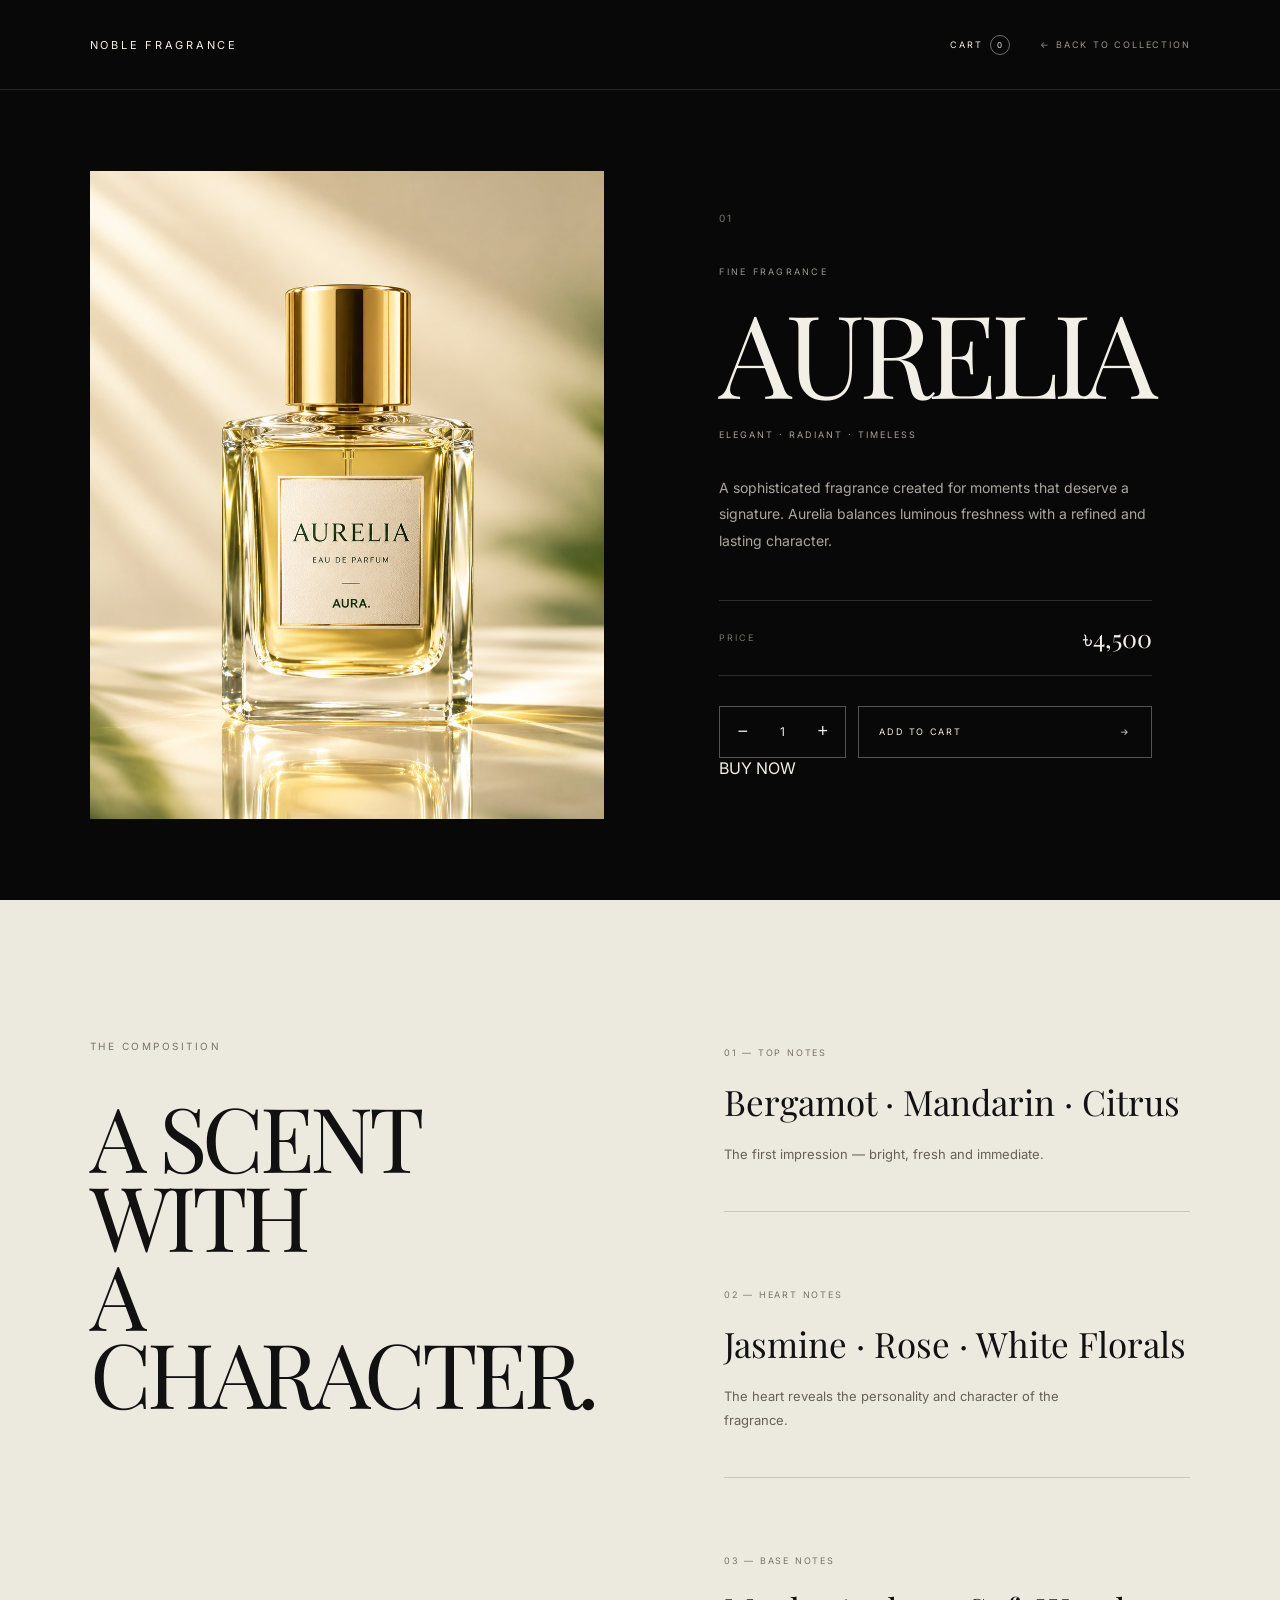
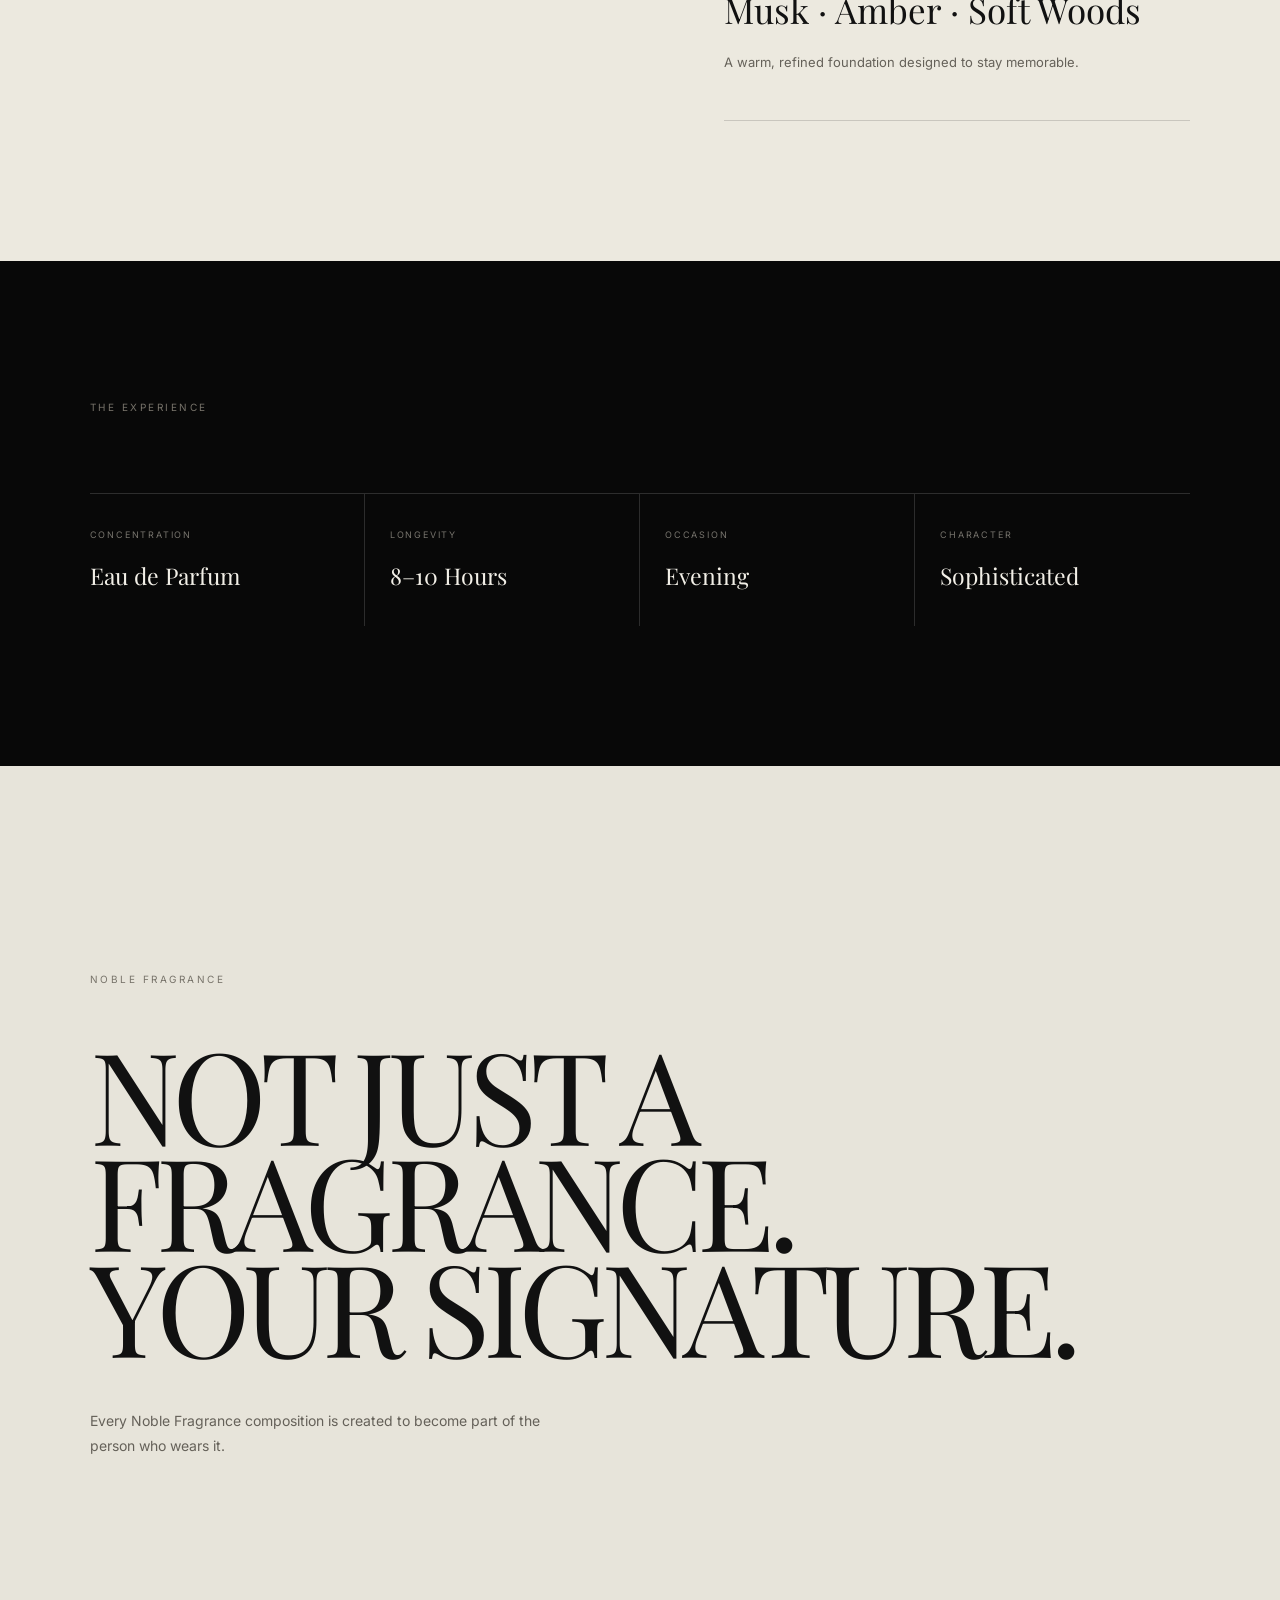
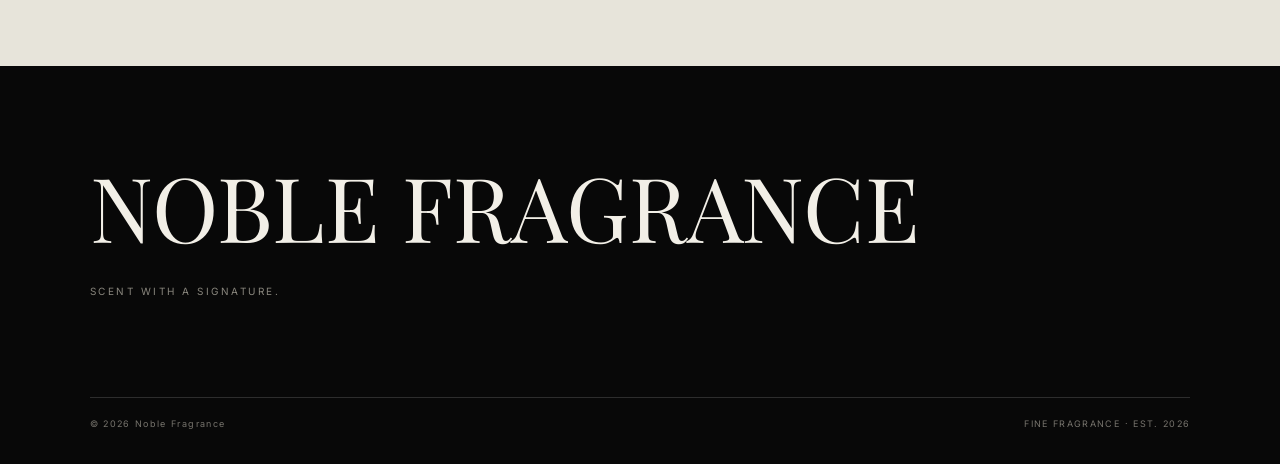
<file: product.html>
<!DOCTYPE html>
<html lang="en">

<head>

  <meta charset="UTF-8">

  <meta
    name="viewport"
    content="width=device-width, initial-scale=1.0"
  >

  <meta
    name="description"
    content="Noble Fragrance — discover the details behind your signature scent."
  >

  <title>Noble Fragrance — Product</title>

  <link rel="preconnect" href="https://fonts.googleapis.com">

  <link
    rel="preconnect"
    href="https://fonts.gstatic.com"
    crossorigin
  >

  <link
    href="https://fonts.googleapis.com/css2?family=Inter:wght@300;400;500;500;600&family=Playfair+Display:wght@400;500;600&display=swap"
    rel="stylesheet"
  >

  <link
    rel="stylesheet"
    href="style.css"
  >

  <link
    rel="stylesheet"
    href="product.css"
  >

</head>


<body>


  <!-- ================================= -->
  <!-- PRODUCT HEADER -->
  <!-- ================================= -->

 <header class="product-header">

  <a
    href="index.html"
    class="product-logo"
  >
    NOBLE FRAGRANCE
  </a>


  <div class="header-right">

    <button
      id="cartButton"
      class="cart-button"
      type="button"
    >
      CART
      <span id="cartCount">0</span>
    </button>


    <a
      href="index.html#experience"
      class="back-link"
    >
      ← BACK TO COLLECTION
    </a>

  </div>

</header>


  <!-- ================================= -->
  <!-- PRODUCT HERO -->
  <!-- ================================= -->

  <main class="product-page">

    <section class="product-hero">


      <!-- IMAGE -->

      <div class="product-image-wrap">

        <img
          id="productImage"
          src=""
          alt=""
        >

      </div>



      <!-- INFORMATION -->

      <div class="product-details">

        <span
          class="product-number"
          id="productNumber"
        >
          01
        </span>


        <span class="product-category">
          FINE FRAGRANCE
        </span>


        <h1 id="productName">
          AURELIA
        </h1>


        <p
          class="product-tagline"
          id="productTagline"
        >
          ELEGANT · RADIANT · TIMELESS
        </p>


        <p
          class="product-description"
          id="productDescription"
        >
          A sophisticated fragrance created
          for moments that deserve a signature.
        </p>


        <!-- PRICE -->

        <div class="product-price">

          <span>PRICE</span>

          <strong id="productPrice">
            ৳4,500
          </strong>

        </div>


        <!-- ACTION -->

        <div class="product-actions">

  <div class="quantity-box">

    <button
      id="decreaseQty"
      type="button"
    >
      −
    </button>

    <span id="quantity">
      1
    </span>

    <button
      id="increaseQty"
      type="button"
    >
      +
    </button>

  </div>


  <button
    id="addToCart"
    class="product-action"
    type="button"
  >
    ADD TO CART
    <span>→</span>
  </button>

</div


<button
  id="buyNow"
  class="buy-now"
  type="button"
>
  BUY NOW
</button>


      </div>

    </section>



    <!-- ================================= -->
    <!-- FRAGRANCE INFORMATION -->
    <!-- ================================= -->

    <section class="fragrance-info">


      <div class="info-heading">

        <span class="section-label">
          THE COMPOSITION
        </span>

        <h2>
          A SCENT WITH<br>
          A CHARACTER.
        </h2>

      </div>



      <div class="notes-area">


        <div class="note-item">

          <span>
            01 — TOP NOTES
          </span>

          <h3 id="topNotes">
            Bergamot · Citrus
          </h3>

          <p>
            The first impression —
            bright, fresh and immediate.
          </p>

        </div>



        <div class="note-item">

          <span>
            02 — HEART NOTES
          </span>

          <h3 id="heartNotes">
            Jasmine · Rose
          </h3>

          <p>
            The heart reveals the personality
            and character of the fragrance.
          </p>

        </div>



        <div class="note-item">

          <span>
            03 — BASE NOTES
          </span>

          <h3 id="baseNotes">
            Musk · Amber · Woods
          </h3>

          <p>
            A warm, refined foundation
            designed to stay memorable.
          </p>

        </div>


      </div>

    </section>



    <!-- ================================= -->
    <!-- PRODUCT SPECS -->
    <!-- ================================= -->

    <section class="spec-section">


      <span class="section-label">
        THE EXPERIENCE
      </span>


      <div class="spec-grid">


        <div class="spec">

          <span>
            CONCENTRATION
          </span>

          <strong>
            Eau de Parfum
          </strong>

        </div>


        <div class="spec">

          <span>
            LONGEVITY
          </span>

          <strong id="longevity">
            8–10 Hours
          </strong>

        </div>


        <div class="spec">

          <span>
            OCCASION
          </span>

          <strong id="occasion">
            Evening
          </strong>

        </div>


        <div class="spec">

          <span>
            CHARACTER
          </span>

          <strong id="character">
            Sophisticated
          </strong>

        </div>


      </div>

    </section>



    <!-- ================================= -->
    <!-- BRAND MESSAGE -->
    <!-- ================================= -->

    <section class="product-statement">

      <span class="section-label">
        NOBLE FRAGRANCE
      </span>

      <h2>
        NOT JUST A<br>
        FRAGRANCE.<br>
        YOUR SIGNATURE.
      </h2>

      <p>
        Every Noble Fragrance composition is
        created to become part of the person
        who wears it.
      </p>

    </section>


  </main>
  <!-- ================================= -->
<!-- CART DRAWER -->
<!-- ================================= -->

<div
  id="cartOverlay"
  class="cart-overlay"
></div>


<aside
  id="cartDrawer"
  class="cart-drawer"
>

  <div class="cart-header">

    <div>

      <span class="section-label">
        YOUR SELECTION
      </span>

      <h2>
        CART
      </h2>

    </div>


    <button
      id="closeCart"
      class="close-cart"
      type="button"
    >
      ×
    </button>

  </div>


  <div
    id="cartItems"
    class="cart-items"
  >
  </div>


  <div class="cart-footer">

    <div class="cart-total">

      <span>
        TOTAL
      </span>

      <strong id="cartTotal">
        ৳0
      </strong>

    </div>


    <button
      id="checkoutButton"
      class="checkout-button"
      type="button"
    >
      PROCEED TO ORDER →
    </button>

  </div>

</aside>



  <!-- ================================= -->
  <!-- FOOTER -->
  <!-- ================================= -->

  <footer class="footer">

    <div class="footer-brand">
      NOBLE FRAGRANCE
    </div>

    <div class="footer-tagline">
      SCENT WITH A SIGNATURE.
    </div>

    <div class="footer-bottom">

      <span>
        © 2026 Noble Fragrance
      </span>

      <span>
        FINE FRAGRANCE · EST. 2026
      </span>

    </div>

  </footer>



  <script src="product.js"></script>

</body>

</html>
</file>
<file: style.css>
* {
  margin: 0;
  padding: 0;
  box-sizing: border-box;
}

html {
  scroll-behavior: smooth;
}

body {
  font-family: "Inter", sans-serif;
  background:#10150F; ;
  color: #f4f2ec;
  overflow-x: hidden;
}

a {
  color: inherit;
  text-decoration: none;
}

img {
  display: block;
  width: 100%;
}


/* ================================= */
/* HERO */
/* ================================= */
.hero {
  min-height: 100vh;
  position: relative;

  display: flex;
  flex-direction: column;
  justify-content: space-between;

  padding: 32px 42px;

  background:
    radial-gradient(
      circle at 78% 18%,
      rgba(166, 138, 82, 0.35),
      transparent 32%
    ),
    radial-gradient(
      circle at 20% 55%,
      rgba(55, 72, 43, 0.45),
      transparent 40%
    ),
    linear-gradient(
      120deg,
      #10150F 0%,
      #20261A 42%,
      #514A32 72%,
      #171B13 100%
    );
}
.hero-top,
.hero-bottom {
  display: flex;
  justify-content: space-between;

  font-size: 10px;
  letter-spacing: 0.2em;
  text-transform: uppercase;

  opacity: 0.65;
}

.hero-content {
  width: min(900px, 100%);
  margin: auto;
}

.eyebrow {
  margin-bottom: 24px;

  font-size: 11px;
  letter-spacing: 0.3em;
  text-transform: uppercase;

  color: #b9b7ad;
}

.hero h1 {
  font-family: "Playfair Display", serif;

  font-size: clamp(58px, 9vw, 150px);
  line-height: 0.88;
  font-weight: 400;
  letter-spacing: -0.05em;
}

.hero-description {
  max-width: 480px;

  margin-top: 35px;

  font-size: 15px;
  line-height: 1.8;

  color: #b8b6ae;
}

.hero-button,
.closing-button {
  display: inline-flex;
  align-items: center;
  gap: 25px;

  margin-top: 38px;
  padding: 15px 20px;

  border: 1px solid rgba(255,255,255,0.25);

  font-size: 10px;
  letter-spacing: 0.2em;

  transition:
    background 0.3s ease,
    color 0.3s ease;
}

.hero-button:hover,
.closing-button:hover {
  background: #f4f2ec;
  color: #080808;
}


/* ================================= */
/* HELIX */
/* ================================= */

.helix-section {
  position: relative;
  height: 500vh;

  background: #080808;
}

#three-canvas {
  position: sticky;

  top: 0;
  left: 0;

  width: 100%;
  height: 100vh;

  display: block;
}


.editorial-layer {
  position: absolute;

  inset: 0;

  pointer-events: none;
}


.editorial {
  position: sticky;

  top: 38vh;

  width: min(500px, 90%);

  margin-left: 7vw;

  opacity: 0;

  transition: opacity 0.4s ease;
}

.editorial-number {
  display: block;

  margin-bottom: 25px;

  font-size: 10px;
  letter-spacing: 0.25em;

  color: #9d9b91;
}

.editorial h2 {
  font-family: "Playfair Display", serif;

  font-size: clamp(48px, 7vw, 105px);
  line-height: 0.9;

  font-weight: 400;
  letter-spacing: -0.04em;
}

.editorial p {
  max-width: 350px;

  margin-top: 30px;

  font-size: 14px;
  line-height: 1.8;

  color: #aaa89f;
}


/* ================================= */
/* BRAND SECTION */
/* ================================= */

.brand-section {
  min-height: 100vh;

  padding: 130px 7vw;

  background: #ece9df;
  color: #111;
}

.section-label {
  display: block;

  font-size: 10px;
  letter-spacing: 0.25em;
  text-transform: uppercase;

  color: #77736a;
}

.brand-content {
  display: grid;

  grid-template-columns: 1.3fr 0.7fr;

  gap: 10vw;

  margin-top: 100px;
}

.brand-content h2 {
  font-family: "Playfair Display", serif;

  font-size: clamp(55px, 8vw, 120px);
  line-height: 0.9;

  font-weight: 400;
  letter-spacing: -0.05em;
}

.brand-copy {
  padding-top: 15px;
}

.brand-copy p {
  max-width: 430px;

  margin-bottom: 30px;

  font-size: 15px;
  line-height: 1.9;

  color: #5f5b53;
}

.brand-copy .brand-lead {
  font-family: "Playfair Display", serif;

  font-size: 27px;
  line-height: 1.35;

  color: #171717;
}


/* ================================= */
/* COLLECTION */
/* ================================= */

.collection-section {
  padding: 140px 7vw;

  background: #e7e4da;
  color: #111;
}

.collection-header {
  display: flex;
  justify-content: space-between;
  align-items: flex-end;

  gap: 50px;

  margin-bottom: 100px;
}

.collection-header h2 {
  margin-top: 30px;

  font-family: "Playfair Display", serif;

  font-size: clamp(55px, 8vw, 115px);
  line-height: 0.88;

  font-weight: 400;
  letter-spacing: -0.05em;
}

.collection-header > p {
  width: 330px;

  font-size: 14px;
  line-height: 1.8;

  color: #656159;
}


/* ================================= */
/* PRODUCT GRID */
/* ================================= */

.collection-grid {
  display: grid;

  grid-template-columns: repeat(2, 1fr);

  gap: 90px 35px;
}

.product-card {
  position: relative;

  overflow: hidden;
}

.product-card img {
  width: 100%;
  height: min(65vw, 700px);

  object-fit: cover;
  object-position: center;

  filter: saturate(0.85);

  transition:
    transform 0.8s cubic-bezier(.2,.7,.2,1),
    filter 0.5s ease;
}

.product-card:hover img {
  transform: scale(1.035);
  filter: saturate(1);
}

.product-info {
  display: grid;

  grid-template-columns: 35px 1fr;

  padding-top: 22px;
}

.product-info > span {
  grid-row: span 3;

  font-size: 10px;
  color: #77736a;
}

.product-info h3 {
  font-family: "Playfair Display", serif;

  font-size: 31px;
  font-weight: 400;
}

.product-info p {
  margin-top: 5px;

  font-size: 9px;
  letter-spacing: 0.18em;

  color: #77736a;
}

.product-info small {
  display: block;

  max-width: 360px;

  margin-top: 13px;

  font-size: 12px;
  line-height: 1.7;

  color: #69655d;
}


/* ================================= */
/* STATEMENT */
/* ================================= */

.statement-section {
  min-height: 100vh;

  padding: 150px 7vw;

  display: flex;
  flex-direction: column;
  justify-content: center;

  background: #080808;
  color: #f2efe7;
}

.statement-section h2 {
  max-width: 1200px;

  margin-top: 55px;

  font-family: "Playfair Display", serif;

  font-size: clamp(58px, 9vw, 145px);
  line-height: 0.87;

  font-weight: 400;
  letter-spacing: -0.055em;
}

.statement-section > p {
  max-width: 480px;

  margin-top: 55px;

  font-size: 16px;
  line-height: 1.8;

  color: #aaa79e;
}


/* ================================= */
/* CLOSING */
/* ================================= */

.closing-section {
  min-height: 100vh;

  padding: 35px 7vw 60px;

  display: flex;
  flex-direction: column;
  justify-content: space-between;

  background: #ece9df;
  color: #111;
}

.closing-top {
  display: flex;
  justify-content: space-between;

  font-size: 10px;
  letter-spacing: 0.2em;

  color: #68645d;
}

.closing-content {
  margin: auto 0;
}

.closing-content h2 {
  margin-top: 35px;

  font-family: "Playfair Display", serif;

  font-size: clamp(75px, 14vw, 220px);
  line-height: 0.8;

  font-weight: 400;
  letter-spacing: -0.065em;
}

.closing-content p {
  margin-top: 45px;

  font-size: 15px;

  color: #656159;
}


/* ================================= */
/* FOOTER */
/* ================================= */

.footer {
  padding: 80px 7vw 35px;

  background: #080808;
  color: #f2efe7;
}

.footer-brand {
  font-family: "Playfair Display", serif;

  font-size: clamp(45px, 7vw, 100px);
}

.footer-tagline {
  margin-top: 20px;

  font-size: 10px;
  letter-spacing: 0.25em;

  color: #89867d;
}

.footer-bottom {
  display: flex;
  justify-content: space-between;

  margin-top: 100px;

  padding-top: 20px;

  border-top: 1px solid rgba(255,255,255,0.15);

  font-size: 9px;
  letter-spacing: 0.15em;

  color: #77746d;
}


/* ================================= */
/* TABLET */
/* ================================= */

@media (max-width: 900px) {

  .hero {
    padding: 25px;
  }

  .brand-section,
  .collection-section,
  .statement-section,
  .closing-section {
    padding-left: 25px;
    padding-right: 25px;
  }

  .brand-content {
    grid-template-columns: 1fr;
    gap: 60px;
  }

  .collection-header {
    flex-direction: column;
    align-items: flex-start;
  }

  .collection-header > p {
    width: 100%;
  }

  .collection-grid {
    gap: 60px 20px;
  }

  .product-card img {
    height: 55vw;
  }

}


/* ================================= */
/* MOBILE */
/* ================================= */

@media (max-width: 600px) {

  .hero {
    min-height: 100svh;
    padding: 20px;
  }

  .hero-top,
  .hero-bottom {
    font-size: 8px;
  }

  .hero h1 {
    font-size: 52px;
  }

  .hero-description {
    font-size: 13px;
  }

  .hero-button {
    font-size: 8px;
  }


  .helix-section {
    height: 420vh;
  }

  .editorial {
    top: 32vh;

    margin-left: 25px;

    width: calc(100% - 50px);
  }

  .editorial h2 {
    font-size: 49px;
  }

  .editorial p {
    font-size: 13px;
  }


  .brand-section,
  .collection-section,
  .statement-section {
    padding-top: 90px;
    padding-bottom: 90px;
  }

  .brand-content {
    margin-top: 65px;
  }

  .brand-content h2 {
    font-size: 55px;
  }

  .brand-copy .brand-lead {
    font-size: 22px;
  }


  .collection-header {
    margin-bottom: 65px;
  }

  .collection-header h2 {
    font-size: 55px;
  }

  .collection-grid {
    grid-template-columns: 1fr;
    gap: 65px;
  }

  .product-card img {
    height: 115vw;
  }


  .statement-section h2 {
    font-size: 58px;
  }


  .closing-section {
    min-height: 100svh;

    padding: 25px 20px 40px;
  }

  .closing-content h2 {
    font-size: 85px;
  }

  .footer {
    padding: 65px 20px 25px;
  }

  .footer-bottom {
    flex-direction: column;
    gap: 15px;

    margin-top: 70px;
  }

}
</file>
<file: product.css>
/* =========================================
   NOBLE FRAGRANCE
   PRODUCT DETAILS PAGE
========================================= */


* {
  margin: 0;
  padding: 0;
  box-sizing: border-box;
}


body {

  background: #080808;

  color: #f2efe7;

  font-family: "Inter", sans-serif;

  overflow-x: hidden;

}


a {
  color: inherit;
  text-decoration: none;
}


img {
  display: block;
  width: 100%;
}



/* =========================================
   HEADER
========================================= */

.product-header {

  height: 90px;

  padding: 0 7vw;

  display: flex;

  align-items: center;

  justify-content: space-between;

  border-bottom: 1px solid
    rgba(255,255,255,0.12);

}


.product-logo {

  font-size: 11px;

  letter-spacing: 0.25em;

}


.back-link {

  font-size: 9px;

  letter-spacing: 0.2em;

  color: #99968d;

  transition: color 0.3s ease;

}


.back-link:hover {

  color: #ffffff;

}



/* =========================================
   PRODUCT HERO
========================================= */

.product-page {
  background: #080808;
}


.product-hero {

  min-height: calc(100vh - 90px);

  padding: 70px 7vw;

  display: grid;

  grid-template-columns: 1fr 0.8fr;

  gap: 9vw;

  align-items: center;

}



/* =========================================
   IMAGE
========================================= */

.product-image-wrap {

  width: 100%;

  height: min(72vh, 780px);

  overflow: hidden;

  background: #111;

}


.product-image-wrap img {

  width: 100%;

  height: 100%;

  object-fit: cover;

  object-position: center;

  transition:
    transform 0.8s cubic-bezier(.2,.7,.2,1);

}


.product-image-wrap:hover img {

  transform: scale(1.025);

}



/* =========================================
   DETAILS
========================================= */

.product-details {

  padding-right: 3vw;

}


.product-number {

  display: block;

  margin-bottom: 35px;

  font-size: 10px;

  color: #77746d;

  letter-spacing: 0.2em;

}


.product-category {

  font-size: 9px;

  letter-spacing: 0.25em;

  color: #99968d;

}


.product-details h1 {

  margin-top: 25px;

  font-family: "Playfair Display", serif;

  font-size: clamp(
    65px,
    9vw,
    140px
  );

  font-weight: 400;

  line-height: 0.82;

  letter-spacing: -0.055em;

}


.product-tagline {

  margin-top: 30px;

  font-size: 9px;

  letter-spacing: 0.22em;

  color: #a7a49b;

}


.product-description {

  max-width: 440px;

  margin-top: 35px;

  font-size: 14px;

  line-height: 1.9;

  color: #aaa79f;

}



/* =========================================
   PRICE
========================================= */

.product-price {

  display: flex;

  align-items: center;

  justify-content: space-between;

  max-width: 440px;

  margin-top: 45px;

  padding: 20px 0;

  border-top: 1px solid
    rgba(255,255,255,0.15);

  border-bottom: 1px solid
    rgba(255,255,255,0.15);

}


.product-price span {

  font-size: 9px;

  letter-spacing: 0.2em;

  color: #77746d;

}


.product-price strong {

  font-family: "Playfair Display", serif;

  font-size: 25px;

  font-weight: 400;

}



/* =========================================
   ACTION
========================================= */

.product-action {

  margin-top: 30px;

  padding: 17px 20px;

  display: flex;

  align-items: center;

  justify-content: space-between;

  gap: 35px;

  background: transparent;

  border: 1px solid
    rgba(255,255,255,0.3);

  color: #f2efe7;

  font-family: "Inter", sans-serif;

  font-size: 9px;

  letter-spacing: 0.18em;

  cursor: pointer;

  transition:
    background 0.3s ease,
    color 0.3s ease;

}


.product-action:hover {

  background: #f2efe7;

  color: #080808;

}



/* =========================================
   COMPOSITION
========================================= */

.fragrance-info {

  min-height: 100vh;

  padding: 140px 7vw;

  background: #ece9df;

  color: #111;

  display: grid;

  grid-template-columns: 0.8fr 1.2fr;

  gap: 10vw;

}


.section-label {

  display: block;

  font-size: 10px;

  letter-spacing: 0.25em;

  color: #77736a;

}


.info-heading h2 {

  margin-top: 45px;

  font-family: "Playfair Display", serif;

  font-size: clamp(
    55px,
    7vw,
    105px
  );

  line-height: 0.88;

  font-weight: 400;

  letter-spacing: -0.05em;

}


.notes-area {

  display: flex;

  flex-direction: column;

  gap: 70px;

}


.note-item {

  padding-bottom: 45px;

  border-bottom: 1px solid
    rgba(0,0,0,0.15);

}


.note-item > span {

  font-size: 9px;

  letter-spacing: 0.2em;

  color: #77736a;

}


.note-item h3 {

  margin-top: 18px;

  font-family: "Playfair Display", serif;

  font-size: 35px;

  font-weight: 400;

}


.note-item p {

  max-width: 400px;

  margin-top: 18px;

  font-size: 13px;

  line-height: 1.8;

  color: #656159;

}



/* =========================================
   SPECS
========================================= */

.spec-section {

  padding: 140px 7vw;

  background: #080808;

}


.spec-grid {

  margin-top: 80px;

  display: grid;

  grid-template-columns:
    repeat(4, 1fr);

  border-top: 1px solid
    rgba(255,255,255,0.15);

}


.spec {

  padding: 35px 20px 35px 0;

  border-right: 1px solid
    rgba(255,255,255,0.15);

}


.spec:not(:first-child) {

  padding-left: 25px;

}


.spec:last-child {

  border-right: none;

}


.spec span {

  display: block;

  font-size: 9px;

  letter-spacing: 0.2em;

  color: #77746d;

}


.spec strong {

  display: block;

  margin-top: 20px;

  font-family: "Playfair Display", serif;

  font-size: 23px;

  font-weight: 400;

}



/* =========================================
   STATEMENT
========================================= */

.product-statement {

  min-height: 100vh;

  padding: 140px 7vw;

  background: #e7e4da;

  color: #111;

  display: flex;

  flex-direction: column;

  justify-content: center;

}


.product-statement h2 {

  margin-top: 55px;

  font-family: "Playfair Display", serif;

  font-size: clamp(
    65px,
    10vw,
    150px
  );

  line-height: 0.83;

  font-weight: 400;

  letter-spacing: -0.055em;

}


.product-statement p {

  max-width: 450px;

  margin-top: 50px;

  font-size: 14px;

  line-height: 1.8;

  color: #656159;

}



/* =========================================
   FOOTER
========================================= */

.footer {

  padding: 80px 7vw 35px;

  background: #080808;

  color: #f2efe7;

}


.footer-brand {

  font-family: "Playfair Display", serif;

  font-size: clamp(
    45px,
    7vw,
    100px
  );

}


.footer-tagline {

  margin-top: 20px;

  font-size: 10px;

  letter-spacing: 0.25em;

  color: #89867d;

}


.footer-bottom {

  display: flex;

  justify-content: space-between;

  margin-top: 100px;

  padding-top: 20px;

  border-top: 1px solid
    rgba(255,255,255,0.15);

  font-size: 9px;

  letter-spacing: 0.15em;

  color: #77746d;

}



/* =========================================
   TABLET
========================================= */

@media (max-width: 900px) {

  .product-hero {

    grid-template-columns: 1fr;

    gap: 60px;

  }


  .product-image-wrap {

    height: 75vw;

  }


  .fragrance-info {

    grid-template-columns: 1fr;

    gap: 70px;

  }


  .spec-grid {

    grid-template-columns:
      repeat(2, 1fr);

  }


  .spec {

    border-bottom: 1px solid
      rgba(255,255,255,0.15);

  }

}



/* =========================================
   MOBILE
========================================= */

@media (max-width: 600px) {

  .product-header {

    height: 75px;

    padding: 0 20px;

  }


  .product-logo {

    font-size: 8px;

  }


  .back-link {

    font-size: 7px;

  }


  .product-hero {

    padding: 40px 20px 90px;

  }


  .product-image-wrap {

    height: 120vw;

  }


  .product-details h1 {

    font-size: 70px;

  }


  .fragrance-info,
  .spec-section,
  .product-statement {

    padding-left: 20px;

    padding-right: 20px;

  }


  .fragrance-info {

    padding-top: 90px;

    padding-bottom: 90px;

  }


  .info-heading h2 {

    font-size: 55px;

  }


  .note-item h3 {

    font-size: 28px;

  }


  .spec-grid {

    grid-template-columns: 1fr;

  }


  .spec {

    border-right: none;

  }


  .spec:not(:first-child) {

    padding-left: 0;

  }


  .product-statement {

    padding-top: 100px;

    padding-bottom: 100px;

  }


  .product-statement h2 {

    font-size: 65px;

  }


  .footer {

    padding-left: 20px;

    padding-right: 20px;

  }


  .footer-bottom {

    flex-direction: column;

    gap: 15px;

  }

}
/* =========================================
   PRODUCT ACTIONS
========================================= */

.product-actions {

  display: flex;

  align-items: stretch;

  gap: 12px;

  margin-top: 30px;

}


.quantity-box {

  display: flex;

  align-items: center;

  border: 1px solid
    rgba(255,255,255,0.3);

}


.quantity-box button {

  width: 45px;

  height: 50px;

  background: transparent;

  border: none;

  color: #f2efe7;

  font-size: 18px;

  cursor: pointer;

}


.quantity-box span {

  width: 35px;

  text-align: center;

  font-size: 12px;

}


.product-actions .product-action {

  margin-top: 0;

  flex: 1;

}


.buy-now {

  width: 100%;

  margin-top: 12px;

  padding: 17px 20px;

  background: #ece9df;

  border: 1px solid #ece9df;

  color: #080808;

  font-family: "Inter", sans-serif;

  font-size: 9px;

  letter-spacing: 0.2em;

  cursor: pointer;

  transition:
    background 0.3s ease,
    color 0.3s ease;

}


.buy-now:hover {

  background: transparent;

  color: #f2efe7;

}


/* =========================================
   HEADER CART
========================================= */

.header-right {

  display: flex;

  align-items: center;

  gap: 30px;

}


.cart-button {

  display: flex;

  align-items: center;

  gap: 8px;

  background: transparent;

  border: none;

  color: #f2efe7;

  font-family: "Inter", sans-serif;

  font-size: 9px;

  letter-spacing: 0.2em;

  cursor: pointer;

}


.cart-button span {

  display: inline-flex;

  align-items: center;

  justify-content: center;

  width: 20px;

  height: 20px;

  border: 1px solid
    rgba(255,255,255,0.4);

  border-radius: 50%;

  font-size: 8px;

}


/* =========================================
   CART OVERLAY
========================================= */

.cart-overlay {

  position: fixed;

  inset: 0;

  z-index: 90;

  background: rgba(0,0,0,0.55);

  opacity: 0;

  visibility: hidden;

  transition:
    opacity 0.4s ease,
    visibility 0.4s ease;

}


.cart-overlay.active {

  opacity: 1;

  visibility: visible;

}


/* =========================================
   CART DRAWER
========================================= */

.cart-drawer {

  position: fixed;

  top: 0;

  right: 0;

  z-index: 100;

  width: min(480px, 92vw);

  height: 100vh;

  padding: 35px;

  display: flex;

  flex-direction: column;

  background: #11140f;

  color: #f2efe7;

  transform: translateX(100%);

  transition:
    transform 0.5s
    cubic-bezier(.2,.7,.2,1);

}


.cart-drawer.active {

  transform: translateX(0);

}


.cart-header {

  display: flex;

  justify-content: space-between;

  align-items: flex-start;

  padding-bottom: 25px;

  border-bottom: 1px solid
    rgba(255,255,255,0.15);

}


.cart-header h2 {

  margin-top: 12px;

  font-family: "Playfair Display", serif;

  font-size: 55px;

  font-weight: 400;

  line-height: 0.9;

}


.close-cart {

  width: 40px;

  height: 40px;

  border: 1px solid
    rgba(255,255,255,0.2);

  background: transparent;

  color: #f2efe7;

  font-size: 25px;

  cursor: pointer;

}


/* =========================================
   CART ITEMS
========================================= */

.cart-items {

  flex: 1;

  overflow-y: auto;

  padding: 25px 0;

}


.cart-item {

  display: grid;

  grid-template-columns: 80px 1fr auto;

  gap: 18px;

  align-items: center;

  padding: 20px 0;

  border-bottom: 1px solid
    rgba(255,255,255,0.1);

}


.cart-item img {

  width: 80px;

  height: 100px;

  object-fit: cover;

}


.cart-item h3 {

  font-family: "Playfair Display", serif;

  font-size: 22px;

  font-weight: 400;

}


.cart-item p {

  margin-top: 7px;

  font-size: 9px;

  letter-spacing: 0.12em;

  color: #85837c;

}


.cart-item-price {

  margin-top: 10px;

  font-size: 12px;

}


.remove-item {

  border: none;

  background: transparent;

  color: #77746d;

  font-size: 18px;

  cursor: pointer;

}


/* =========================================
   CART FOOTER
========================================= */

.cart-footer {

  padding-top: 25px;

  border-top: 1px solid
    rgba(255,255,255,0.15);

}


.cart-total {

  display: flex;

  justify-content: space-between;

  align-items: center;

}


.cart-total span {

  font-size: 9px;

  letter-spacing: 0.2em;

  color: #77746d;

}


.cart-total strong {

  font-family: "Playfair Display", serif;

  font-size: 28px;

  font-weight: 400;

}


.checkout-button {

  width: 100%;

  margin-top: 20px;

  padding: 17px;

  border: 1px solid #ece9df;

  background: #ece9df;

  color: #080808;

  font-family: "Inter", sans-serif;

  font-size: 9px;

  letter-spacing: 0.18em;

  cursor: pointer;

}


.checkout-button:hover {

  background: transparent;

  color: #ece9df;

}


/* =========================================
   EMPTY CART
========================================= */

.empty-cart {

  padding: 80px 0;

  text-align: center;

}


.empty-cart h3 {

  font-family: "Playfair Display", serif;

  font-size: 35px;

  font-weight: 400;

}


.empty-cart p {

  margin-top: 15px;

  font-size: 12px;

  color: #77746d;

}



/* =========================================
   MOBILE
========================================= */

@media (max-width: 600px) {

  .header-right {

    gap: 12px;

  }


  .back-link {

    display: none;

  }


  .product-actions {

    flex-direction: column;

  }


  .quantity-box {

    justify-content: center;

  }


  .cart-drawer {

    padding: 25px 20px;

  }


  .cart-item {

    grid-template-columns:
      65px 1fr auto;

    gap: 12px;

  }


  .cart-item img {

    width: 65px;

    height: 85px;

  }

}
</file>
